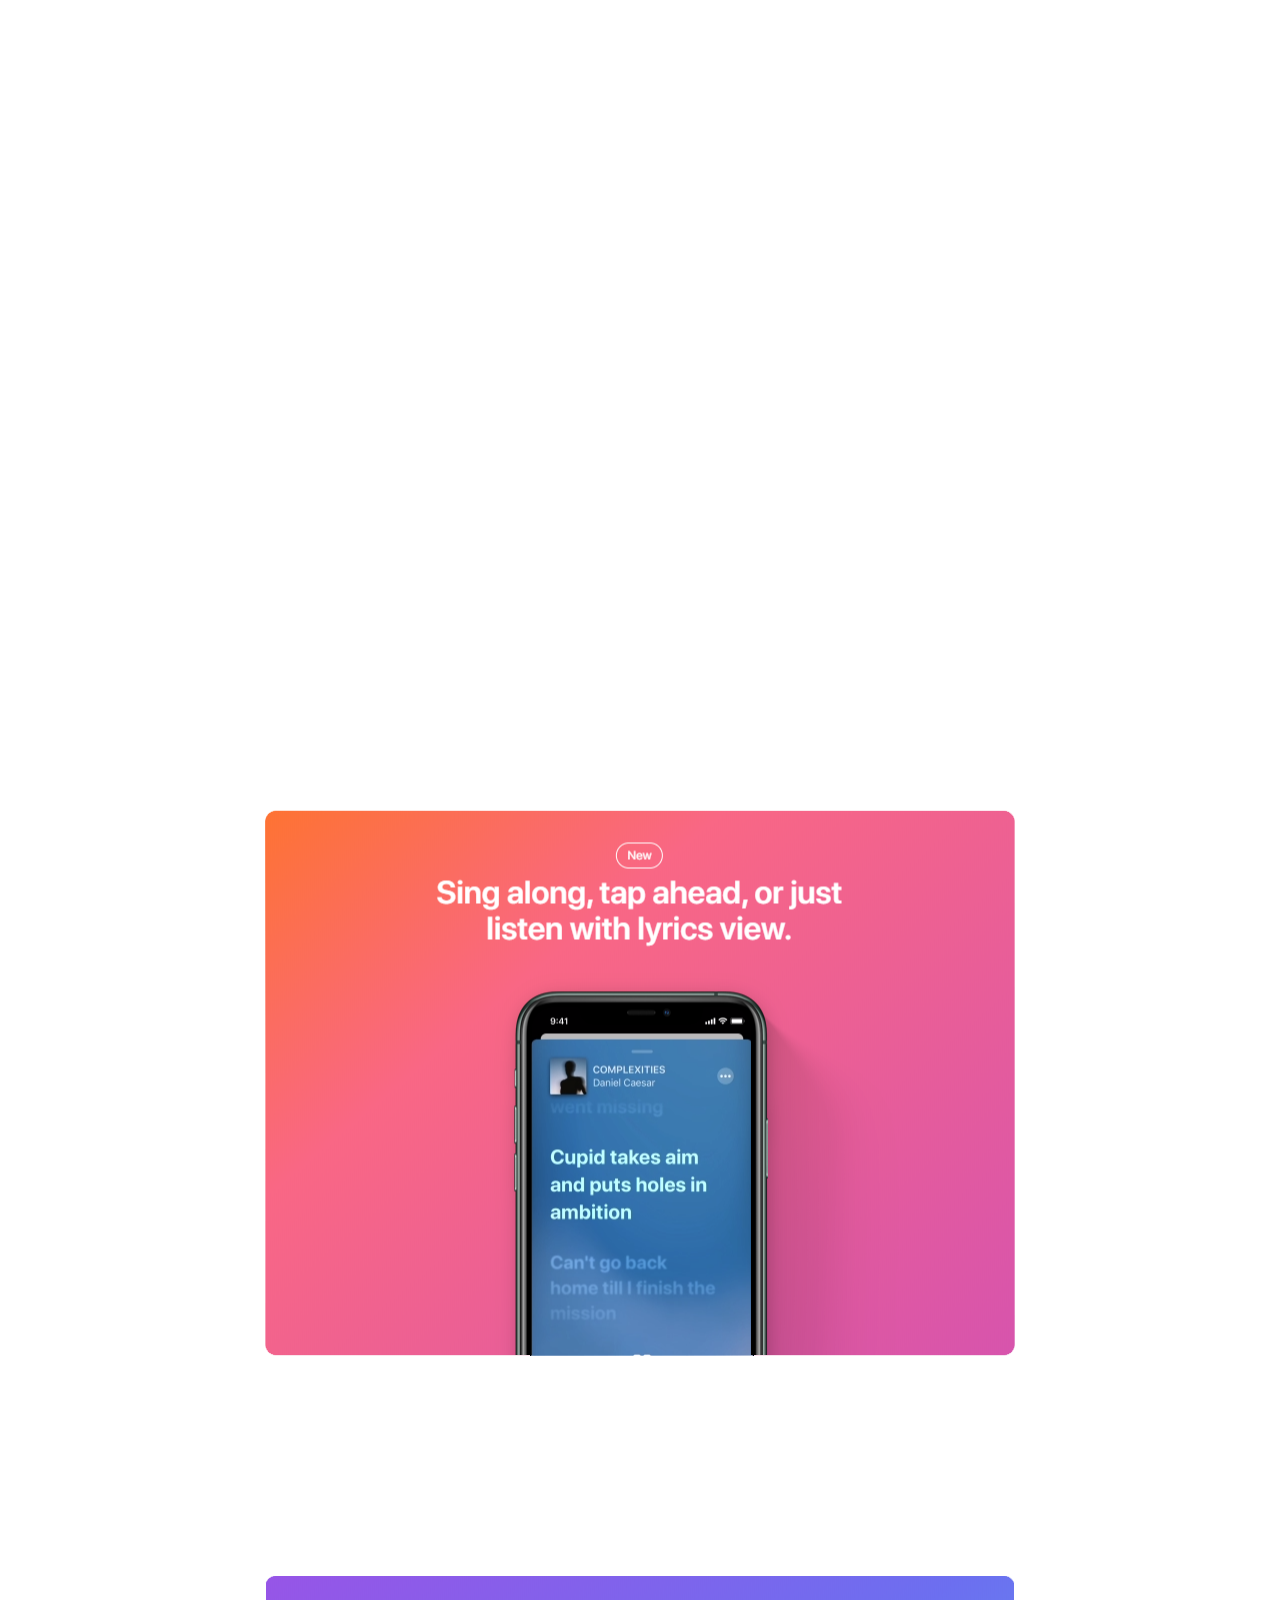
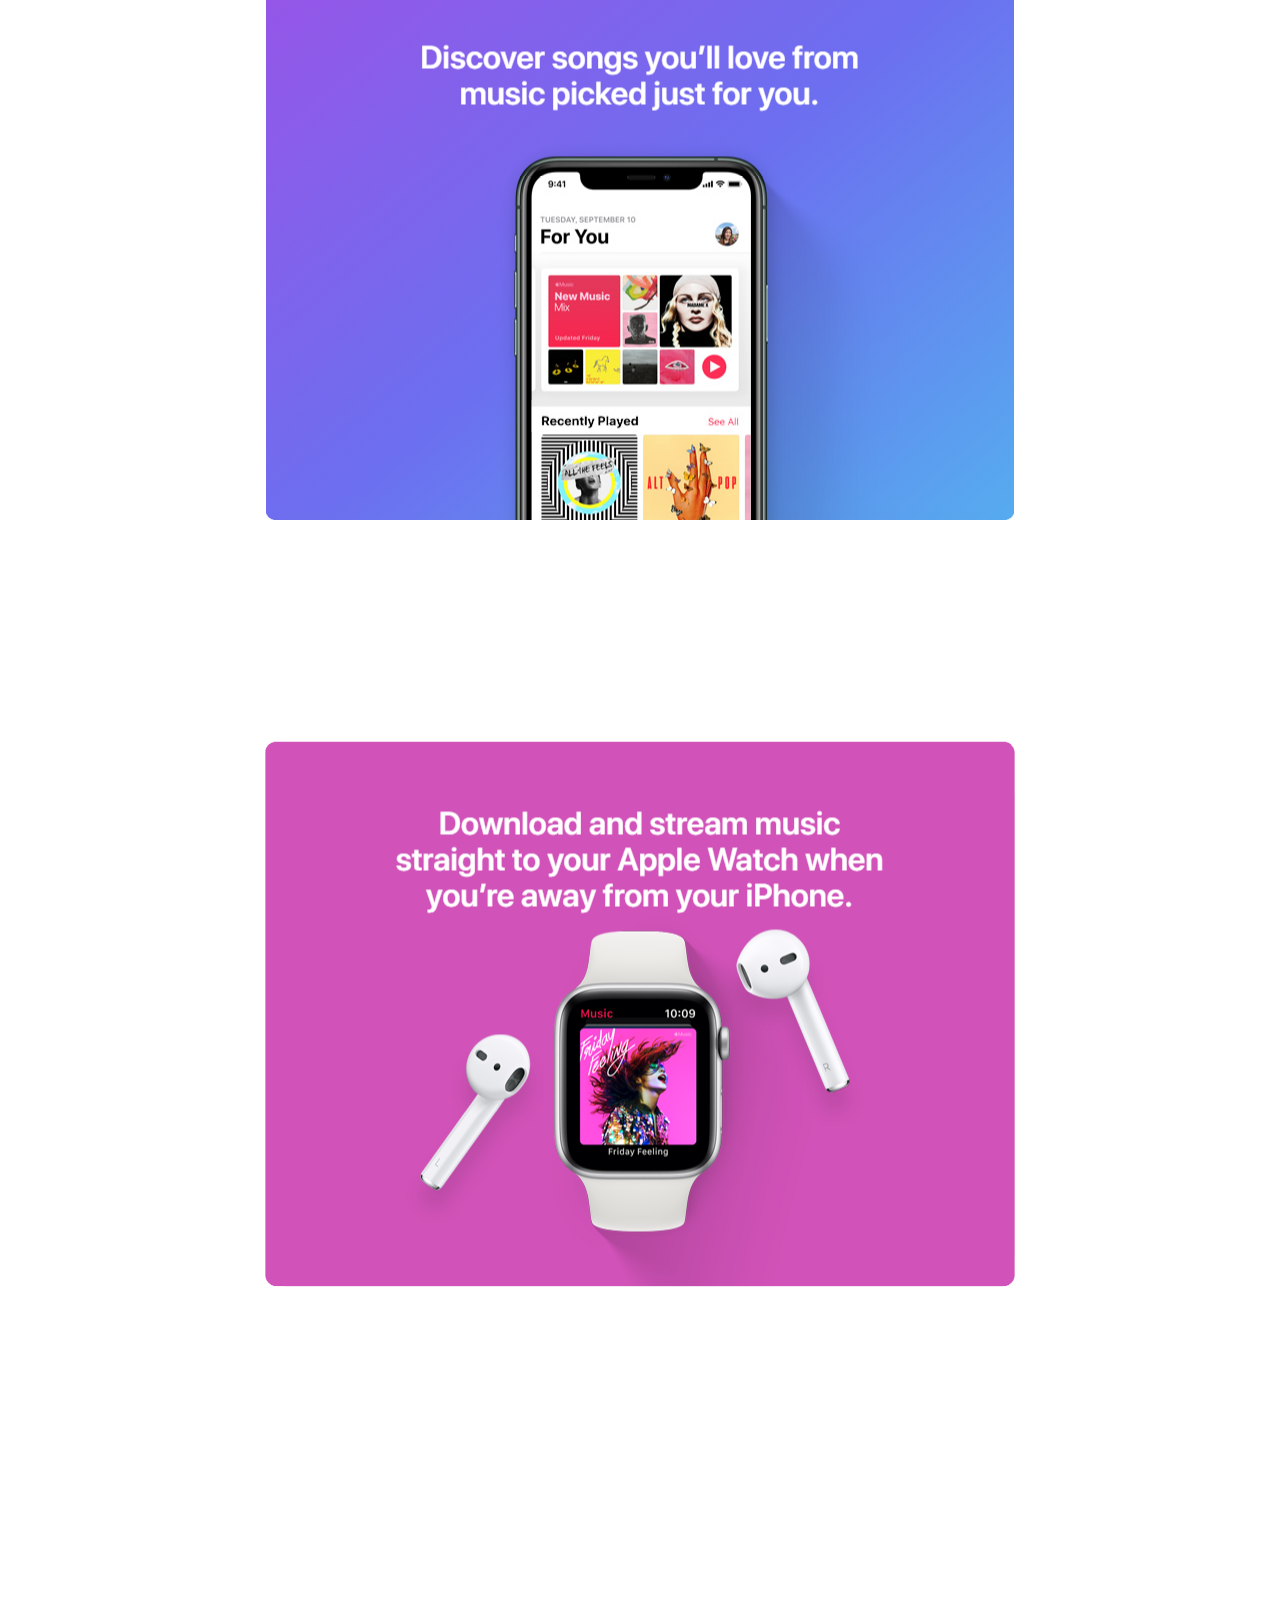
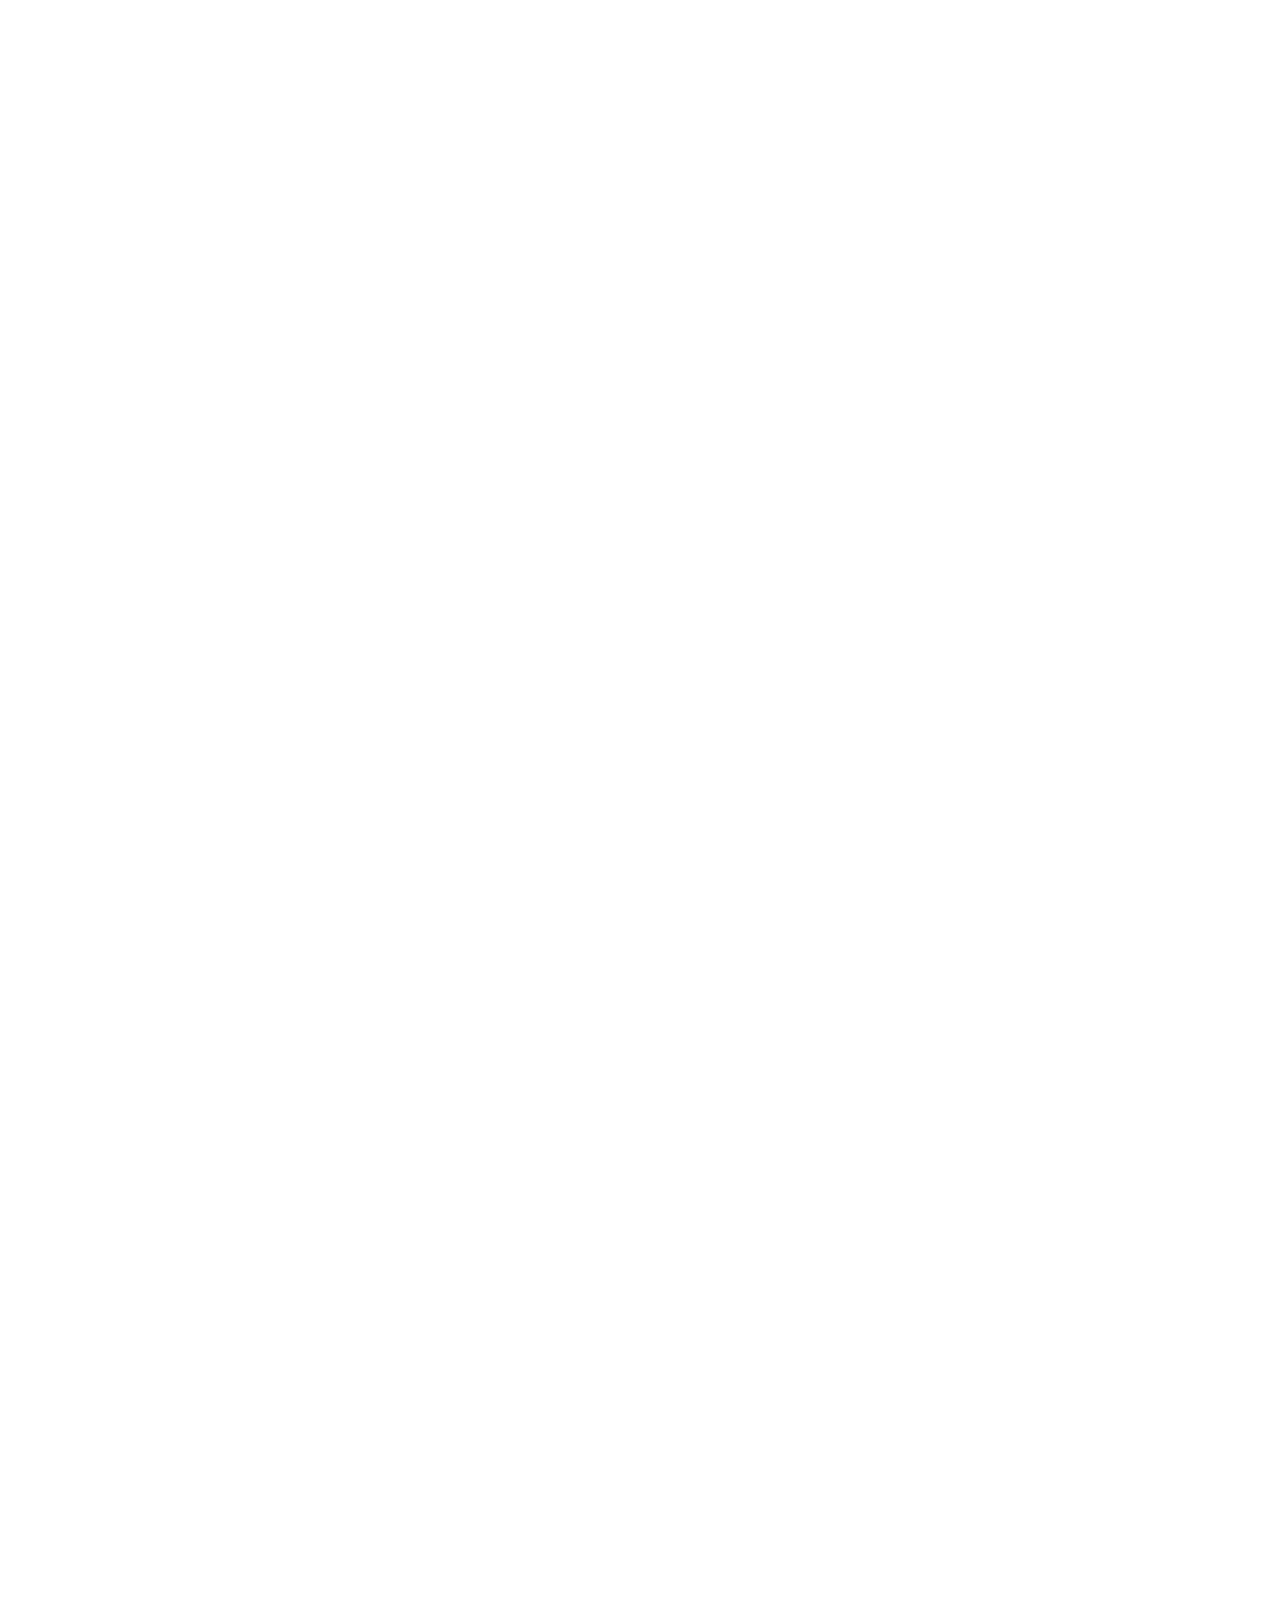
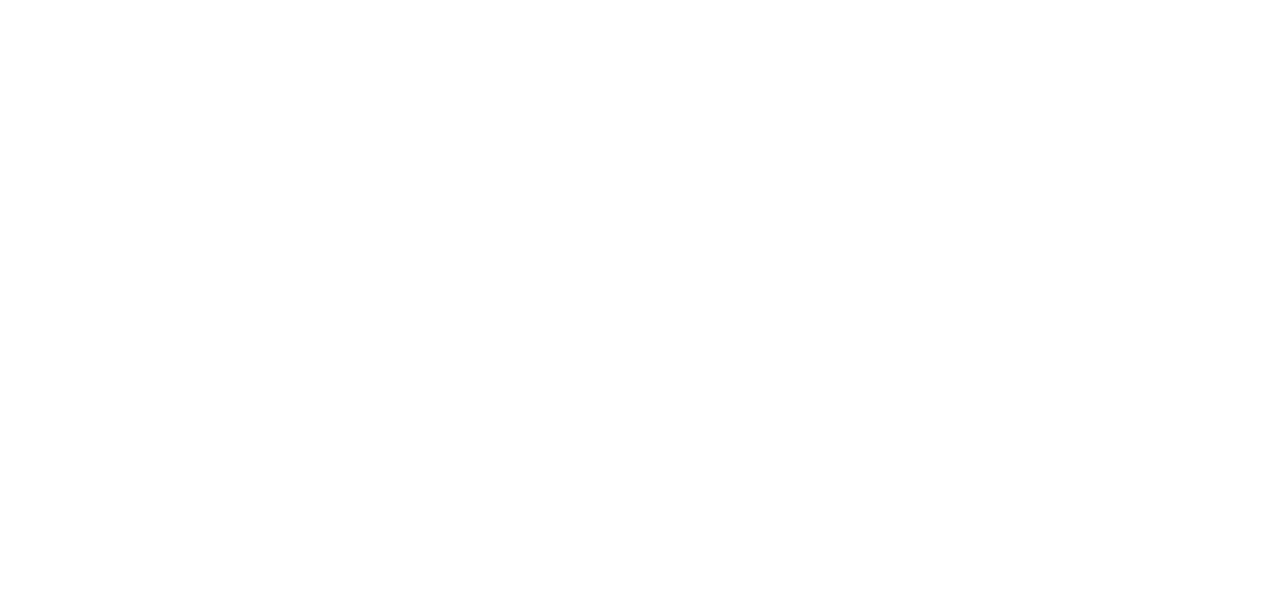
<file: apple.html>
<!DOCTYPE html>
<html lang="en">
<head>
    <meta charset="UTF-8">
    <meta http-equiv="X-UA-Compatible" content="IE=edge">
    <meta name="viewport" content="width=device-width, initial-scale=1.0">
    <link href="css/apple.css" rel="stylesheet">
    <title>Document</title>
</head>
<body>
    <div class="card-background">
        <div class="card-box">
          <img src="card1.png">
        </div>
        <div class="card-box">
          <img src="card2.png">
        </div>
        <div class="card-box">
          <img src="card3.png">
        </div>
    </div>
    <script src="https://code.jquery.com/jquery-3.6.0.min.js" integrity="sha256-/xUj+3OJU5yExlq6GSYGSHk7tPXikynS7ogEvDej/m4=" crossorigin="anonymous"></script>
    <script>
        $(window).scroll(function(){
            var height = $(window).scrollTop();
            var y = -1/500*height + 115/50;
            $('.card-box img').eq(0).css('opacity', y);
        });
    </script>
    
</body>
</html>
</file>
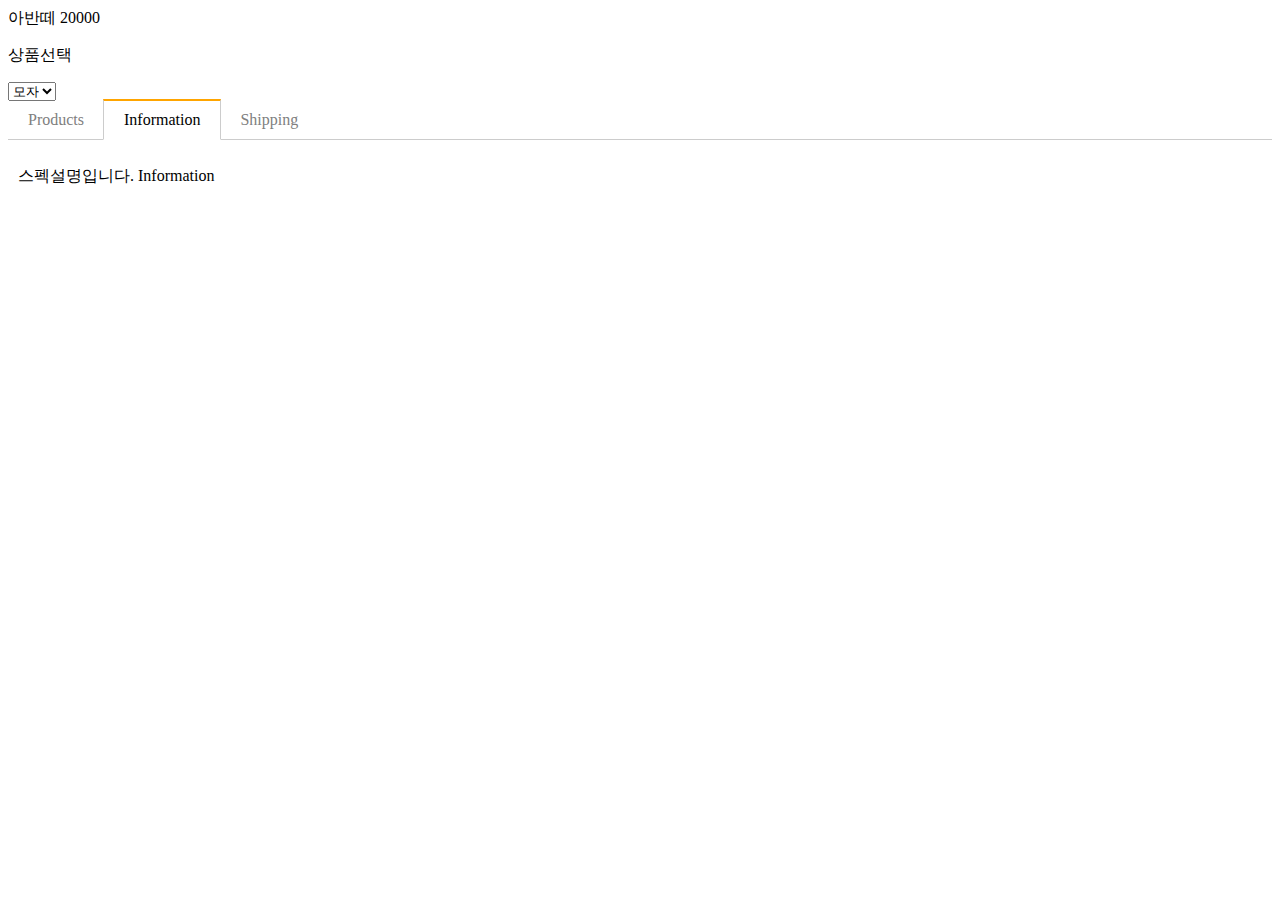
<file: detail.html>
<!DOCTYPE html>
<html lang="en">
<head>
    <meta charset="UTF-8">
    <meta http-equiv="X-UA-Compatible" content="IE=edge">
    <meta name="viewport" content="width=device-width, initial-scale=1.0">
    <link href="https://cdn.jsdelivr.net/npm/bootstrap@5.2.0/dist/css/bootstrap.min.css" rel="stylesheet" integrity="sha384-gH2yIJqKdNHPEq0n4Mqa/HGKIhSkIHeL5AyhkYV8i59U5AR6csBvApHHNl/vI1Bx" crossorigin="anonymous">
    <link href = "css/detail.css" rel="stylesheet">
    <title>Document</title>
</head>
<body>
    <div class="container mt-3">
      <div class="card p-3">
         <span id = "product-name">상품명</span>
         <span id = "price">가격</span>
      </div>
    </div>
    <form class="container my-5 form-group">
      <p>상품선택</p>
      <select class="form-select mt-2">
        <option>모자</option>
        <option>셔츠</option>
        <option>바지</option>
      </select>
      <select class = "form-select mt-2 form-hide">
        <option>95</option>
        <option>100</option>
      </select>
  </form> 
    <div class="container mt-5">
        <ul class="list">
          <li class="tab-button">Products</li>
          <li class="tab-button orange">Information</li>
          <li class="tab-button">Shipping</li>
        </ul>
        <div class="tab-content">
          <p>상품설명입니다. Product</p>
        </div>
        <div class="tab-content show">
          <p>스펙설명입니다. Information</p>
        </div>
        <div class="tab-content">
          <p>배송정보입니다. Shipping</p>
        </div>
    </div>
    <script>
      var car = ['소나타', 50000, 'white'];
      var car2 = {name : '아반떼', price : [40000,30000,20000]};
      document.querySelector('#product-name').innerHTML = car2['name'];
      document.querySelector('#price').innerHTML = car2.price[2];
    </script>
    <script>
      document.querySelectorAll('.form-select')[0].addEventListener('input', function(){
        if(document.querySelectorAll('.form-select')[0].value == '셔츠')
        {
          document.querySelectorAll('.form-select')[1].classList.remove('form-hide');
        }
        else if(document.querySelectorAll('.form-select')[0].value == '바지')
        {
          document.querySelectorAll('.form-select')[1].classList.remove('form-hide');
          var template = `<option>28</option><option>30</option>`;
          document.querySelectorAll('.form-select')[1].innerHTML = template;

        }
      });

    </script>
    <script src="tab.js"></script> 
</body>
</html>
</file>
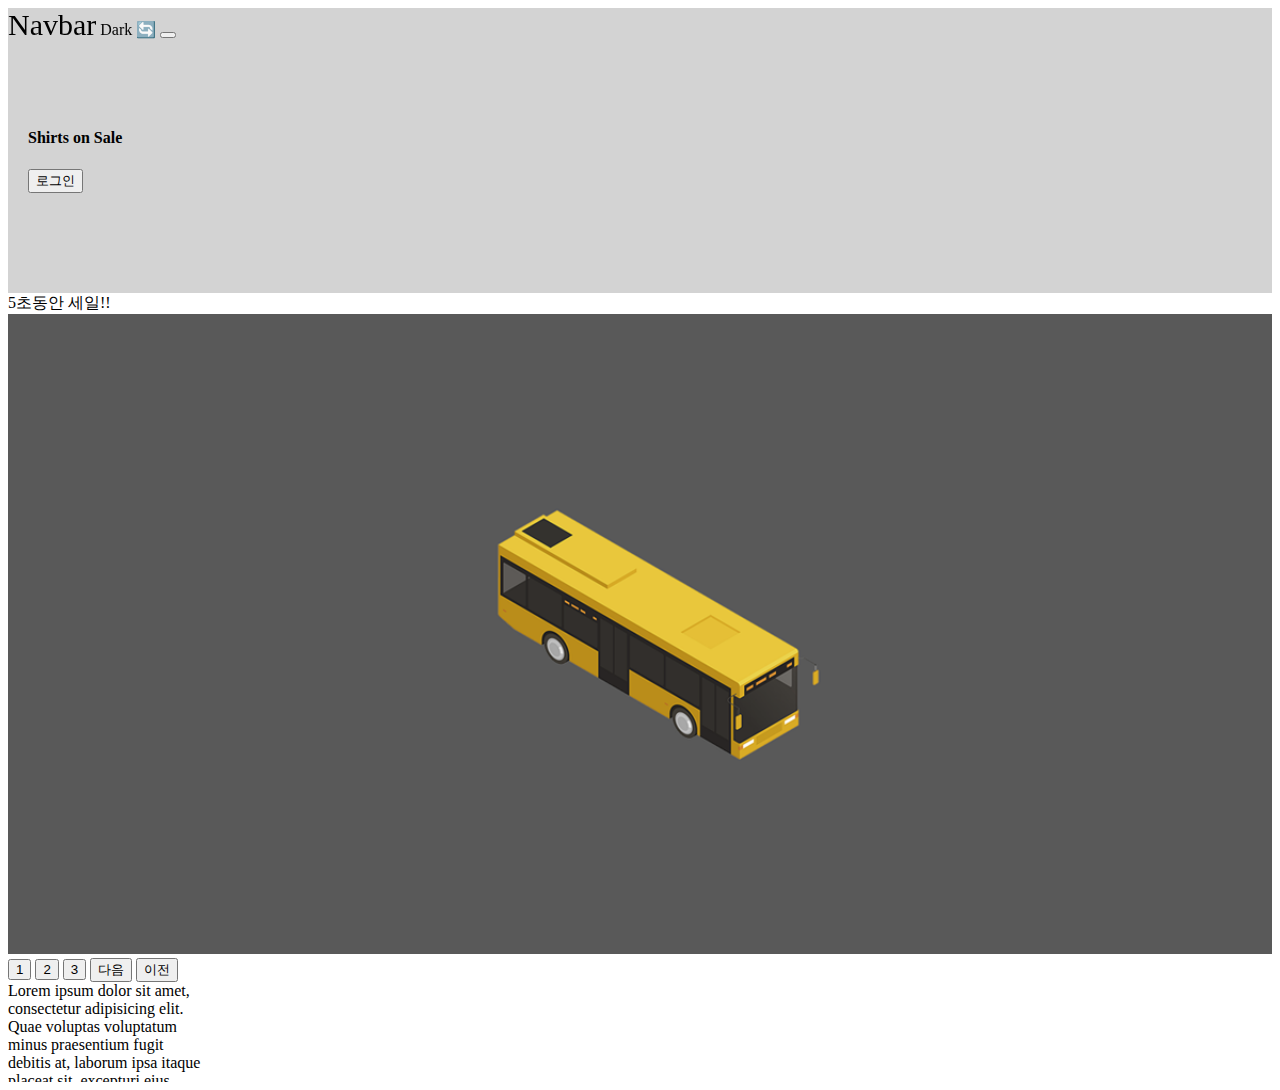
<file: practice1.html>
<!doctype html>
<html lang="en">
  <head>
    <meta charset="utf-8">
    <meta name="viewport" content="width=device-width, initial-scale=1">
    <title>Bootstrap demo</title>
    <link href="https://cdn.jsdelivr.net/npm/bootstrap@5.2.0/dist/css/bootstrap.min.css" rel="stylesheet" integrity="sha384-gH2yIJqKdNHPEq0n4Mqa/HGKIhSkIHeL5AyhkYV8i59U5AR6csBvApHHNl/vI1Bx" crossorigin="anonymous">
    <link href = "css/practice1.css" rel="stylesheet">
</head>
  <body>
    <nav class="navbar navbar-light bg-light">
        <div class="container-fluid">
            <span class="navbar-brand">Navbar</span>
            <span class="badge bg-dark">Dark 🔄</span>
            <button class="navbar-toggler" type="button">
            <span class="navbar-toggler-icon"></span>
          </button>
        </div>
    </nav>
    <div class="black-bg">
        <div class="white-bg">
            <h4>로그인하세요</h4>
            <form action="success.html">
                <div class="my-3">
                  <input type="text" class="form-control" id="email">
                </div>
                <div class="my-3">
                   <input type="password" class="form-control" id="pwd">
                </div>
                <button type="submit" class="btn btn-primary" id="submit">전송</button>
                <button type="button" class="btn btn-danger" id="close">닫기</button>
            </form> 
        </div>
    </div>
    <ul class="list-group">
        <li class="list-group-item">An item</li>
        <li class="list-group-item">A second item</li>
        <li class="list-group-item">A third item</li>
        <li class="list-group-item">A fourth item</li>
        <li class="list-group-item">And a fifth one</li>
    </ul>
    <div class="main-bg">
        <h4>Shirts on Sale</h4>
        <button id="login" class="btn btn-danger">로그인</button>
    </div>
    <div class="alert alert-danger" id="test">
        5초동안 세일!!
    </div>
    <div style="overflow: hidden;">
        <div class="slide-container">
            <div class="slide-box">
                <img src="car1.png">
            </div>
            <div class="slide-box">
                <img src="car2.png">
            </div>
            <div class="slide-box">
                <img src="car3.png">
            </div>
        </div>
    </div>
    <button class="slide-1">1</button>
    <button class="slide-2">2</button>
    <button class="slide-3">3</button>
    <button class="next">다음</button>
    <button class="prev">이전</button>
    <div class="lorem" style="width: 200px; height: 100px; overflow-y: scroll">
        Lorem ipsum dolor sit amet, consectetur adipisicing elit. Quae voluptas voluptatum minus praesentium fugit debitis at, laborum ipsa itaque placeat sit, excepturi eius. Nostrum perspiciatis, eligendi quae consectetur praesentium exercitationem.
    </div>
    <div>
        
    </div> 
    <script>
        window.addEventListener('scroll', function(){
            if(window.scrollY > 100)
            {
                document.querySelector('.navbar-brand').style.fontSize = '20px';
            }
            else if(window.scrollY == 0)
            {
                document.querySelector('.navbar-brand').style.fontSize = '30px';
            }
        });
        document.querySelector('.lorem').addEventListener('scroll', function (){
            var scrollvalue = document.querySelector('.lorem').scrollTop;
            var realheight = document.querySelector('.lorem').scrollHeight;
            var height = document.querySelector('.lorem').clientHeight;
            if(scrollvalue + height > realheight-10 )
            {
                alert('다읽었네?');
            }
        });
    </script>
    <script>
        var index = 1;
        var max =  document.getElementsByClassName('slide-box').length;
        document.querySelector('.slide-1').addEventListener('click', function(){
            document.querySelector('.slide-container').style.transform = 'translateX(0)';
            index = 1;
        });
        document.querySelector('.slide-2').addEventListener('click', function(){
            document.querySelector('.slide-container').style.transform = 'translateX(-100vw)';
            index = 2;
        });
        document.querySelector('.slide-3').addEventListener('click', function(){
            document.querySelector('.slide-container').style.transform = `translateX(-200vw)`;
            index = 3;
        });
        document.querySelector('.next').addEventListener('click', function(){
            if(max == index){
                index = 0;
            }
            document.querySelector('.slide-container').style.transform = `translateX(-${index}00vw)`;
            index +=1;
        });
        document.querySelector('.prev').addEventListener('click', function(){
            if(index == 1){
                index = max;
            }
            else {
                index = index -1;
            }
            document.querySelector('.slide-container').style.transform = `translateX(-${index-1}00vw)`;
        });
    </script>
    <script>
        var number = 5;
        setInterval(function(){
            number = number - 1;
            if(number == 0)
            {
                document.querySelector('#test').classList.add('close');
            }
            document.querySelector('#test').innerHTML=number+'초동안 세일!!';
            
        },1000)
        
    </script>
    <script>
        document.querySelector('.navbar-toggler').addEventListener('click', function(){
            document.querySelectorAll('.list-group')[0].classList.toggle('show');
        });
        document.querySelector('#login').addEventListener('click', function(){
            document.querySelector('.black-bg').classList.add('show');
        });
        document.querySelector('#close').addEventListener('click', function(){
            document.querySelector('.black-bg').classList.remove('show');
        });
        document.querySelector('.black-bg').addEventListener('click', function(e){
            if(e.target == document.querySelector('.black-bg'))
            {
                document.querySelector('.black-bg').classList.remove('show');
            }
            
        })
    </script>
    <script>
        var count = 0;
        document.querySelector('.badge').addEventListener('click',function(){
            count = count + 1;
            if(count % 2 == 0)
            {
                document.querySelector('.badge').innerHTML = 'Dark';
            }
            else {
                document.querySelector('.badge').innerHTML = 'Light';
            }
        });
        
        document.querySelector('form').addEventListener('submit', function(e){
            if (document.querySelector('#email').value == '' && document.querySelector('#pwd').value == ''){
                e.preventDefault();
                alert('아이디, 비밀번호를 입력하세요');
            }
            else if(document.querySelector('#email').value == '')
            {
                e.preventDefault();
                alert('아이디를 입력하세요');
            }
            else if(document.querySelector('#pwd').value=='')
            {
                e.preventDefault();
                alert('비밀번호를 입력하세요');
            }
            else if(document.querySelector('#pwd').value.length < 6)
            {
                e.preventDefault();
                alert('짧네?');
            }
            else if( /[A-Z]/.test(document.querySelector('#pwd').value) == false)
            {
                alert('대문자 없네?');
            }
        });
    </script>
  </body>
</html>
</file>
<file: css/apple.css>
.card-background {
    height: 3000px;
    margin-top: 800px;
    margin-bottom: 1600px;
  }
  
  .card-box img {
    display: block;
    margin: auto;
    max-width: 80%;
  }
  .card-box {
    position: sticky;
    top: 400px;
    margin-top: 200px;
  }
</file>
<file: css/detail.css>
ul.list {
    list-style-type: none;
    margin: 0;
    padding: 0;
    border-bottom: 1px solid #ccc;
  }
  ul.list::after {
    content: '';
    display: block;
    clear: both;
  }
  .tab-button {
    display: block;
    padding: 10px 20px 10px 20px;
    float: left;
    margin-right: -1px;
    margin-bottom: -1px;
    color: grey;
    text-decoration: none;
    cursor: pointer;
  }
  .orange {
    border-top: 2px solid orange;
    border-right: 1px solid #ccc;
    border-bottom: 1px solid white;
    border-left: 1px solid #ccc;
    color: black;
    margin-top: -2px;
  }
  .tab-content {
    display: none;
    padding: 10px;
  }
  .show {
    display: block;
  }
  .form-hide {
    display: none;
  }
</file>
<file: css/practice1.css>
.list-group {
    display:none;
}
.show {
    display:block;
}
.main-bg {
    padding: 100px 20px;
    background: lightgrey;
}
.black-bg {
    width : 100%;
    height : 100%;
    position : fixed;
    background : rgba(0,0,0,0.5);
    z-index : 5;
    padding: 30px;
    display: none;
  }
.white-bg {
    background: white;
    border-radius: 5px;
    padding: 30px;
}
.show{
    display:block;
}
.close {
    display:none;
}
.navbar {
    position: fixed;
    width : 100%;
    z-index : 5;
}
.slide-container{
    width: 300vw;
    transition: all 1s;
}
.slide-box {
    width: 100vw;
    float: left;
}
.slide-box img {
    width: 100%;
}
.navbar-brand {
    font-size: 30px;
    transition: all 1s;
}
</file>
